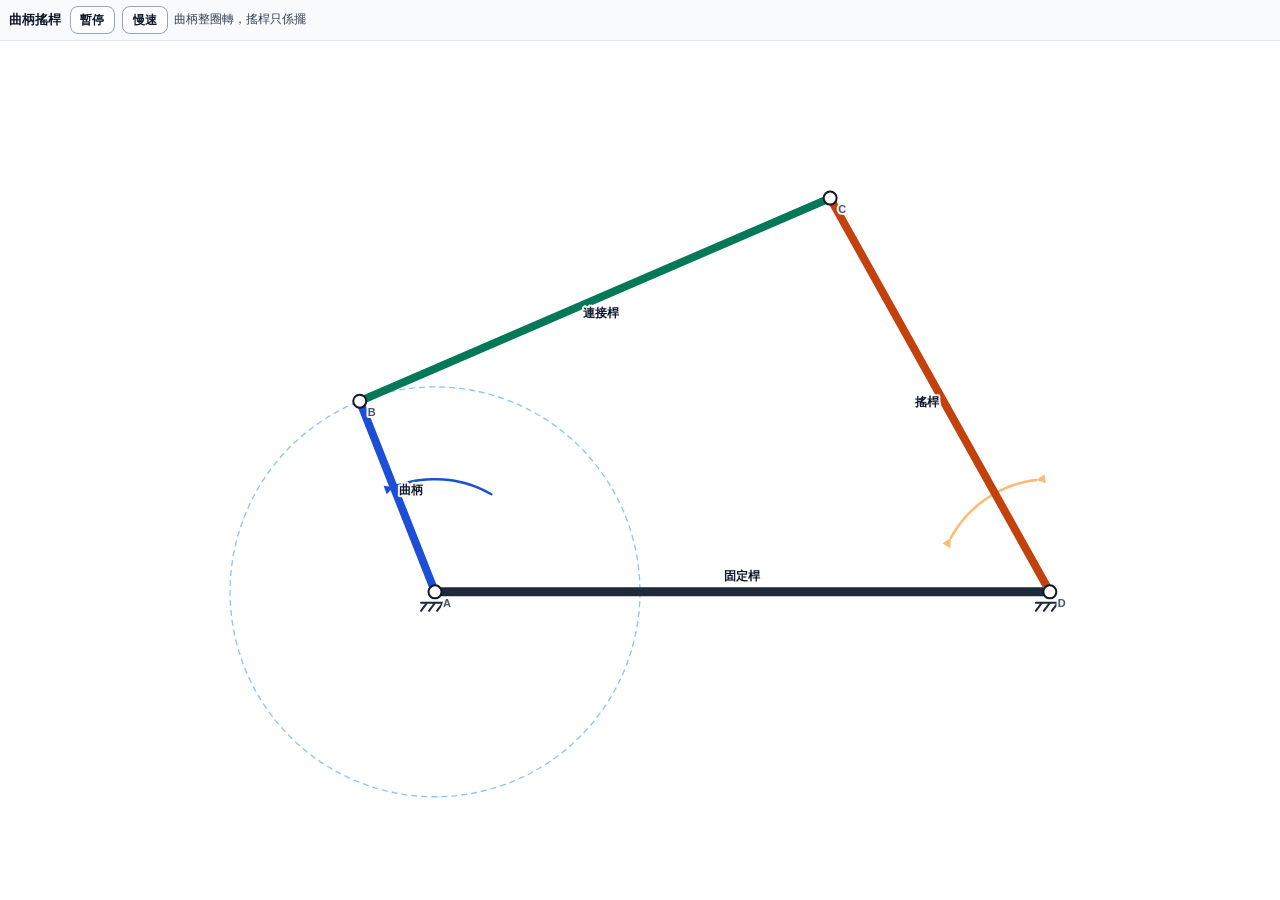
<file: assets/linkages/crank-rocker.html>
<!DOCTYPE html>
<html lang="zh-Hant">
<head>
<meta charset="UTF-8">
<meta name="viewport" content="width=device-width, initial-scale=1">
<title>曲柄搖桿機構</title>
<link rel="stylesheet" href="linkages.css">
</head>
<body>
<div class="sim" data-kind="crank-rocker">
  <div class="controls">
    <div class="name" id="name">曲柄搖桿機構</div>
    <button type="button" id="btnPlay">暫停</button>
    <button type="button" id="btnSlow" aria-pressed="false">慢速</button>
    <button type="button" id="btnMode" hidden>切換</button>
    <div class="status" id="status"></div>
  </div>
  <canvas id="view" aria-label="曲柄搖桿機構動畫"></canvas>
</div>
<script src="linkages.js"></script>
</body>
</html>
</file>
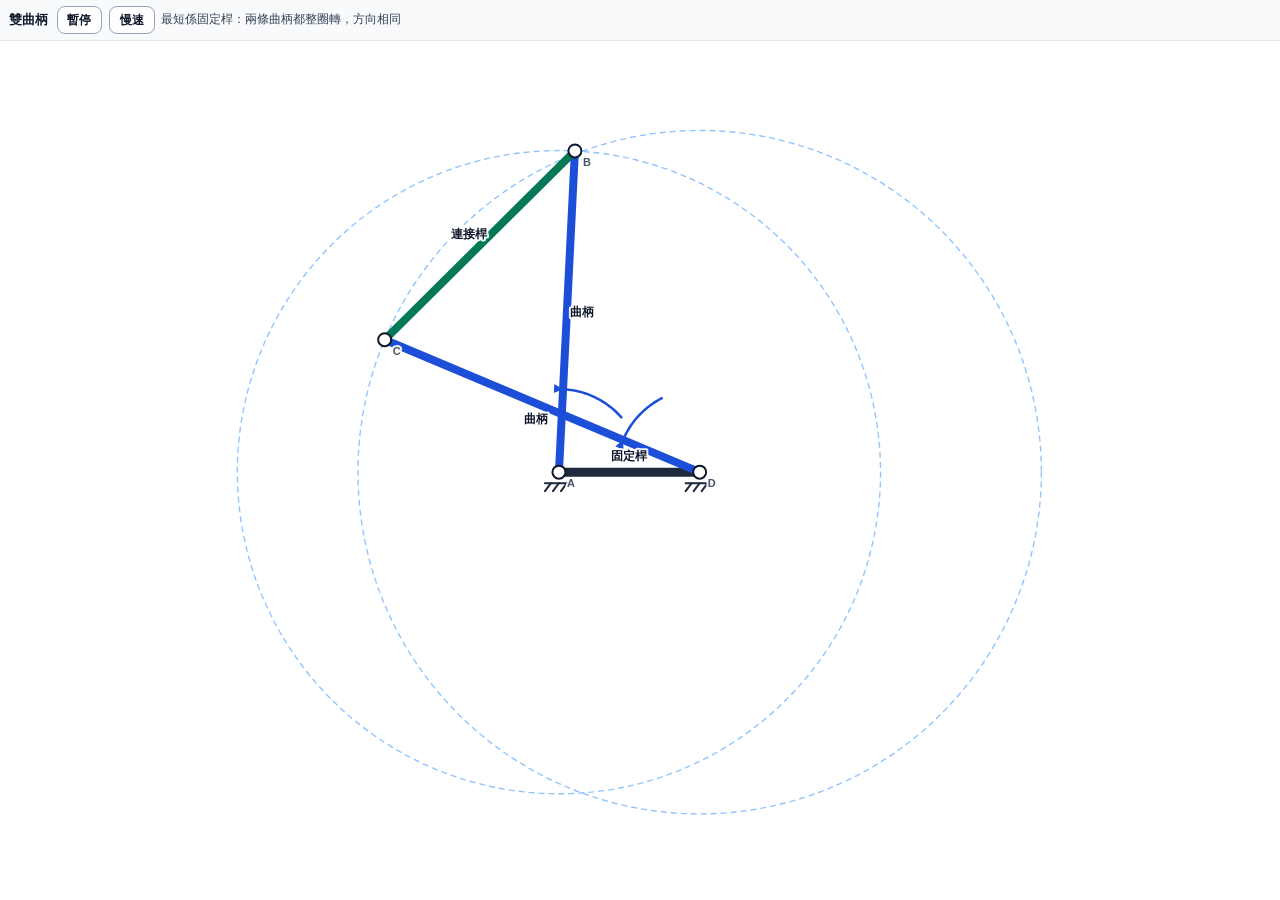
<file: assets/linkages/double-crank.html>
<!DOCTYPE html>
<html lang="zh-Hant">
<head>
<meta charset="UTF-8">
<meta name="viewport" content="width=device-width, initial-scale=1">
<title>雙曲柄機構</title>
<link rel="stylesheet" href="linkages.css">
</head>
<body>
<div class="sim" data-kind="double-crank">
  <div class="controls">
    <div class="name" id="name">雙曲柄機構</div>
    <button type="button" id="btnPlay">暫停</button>
    <button type="button" id="btnSlow" aria-pressed="false">慢速</button>
    <button type="button" id="btnMode" hidden>切換</button>
    <div class="status" id="status"></div>
  </div>
  <canvas id="view" aria-label="雙曲柄機構動畫"></canvas>
</div>
<script src="linkages.js"></script>
</body>
</html>
</file>
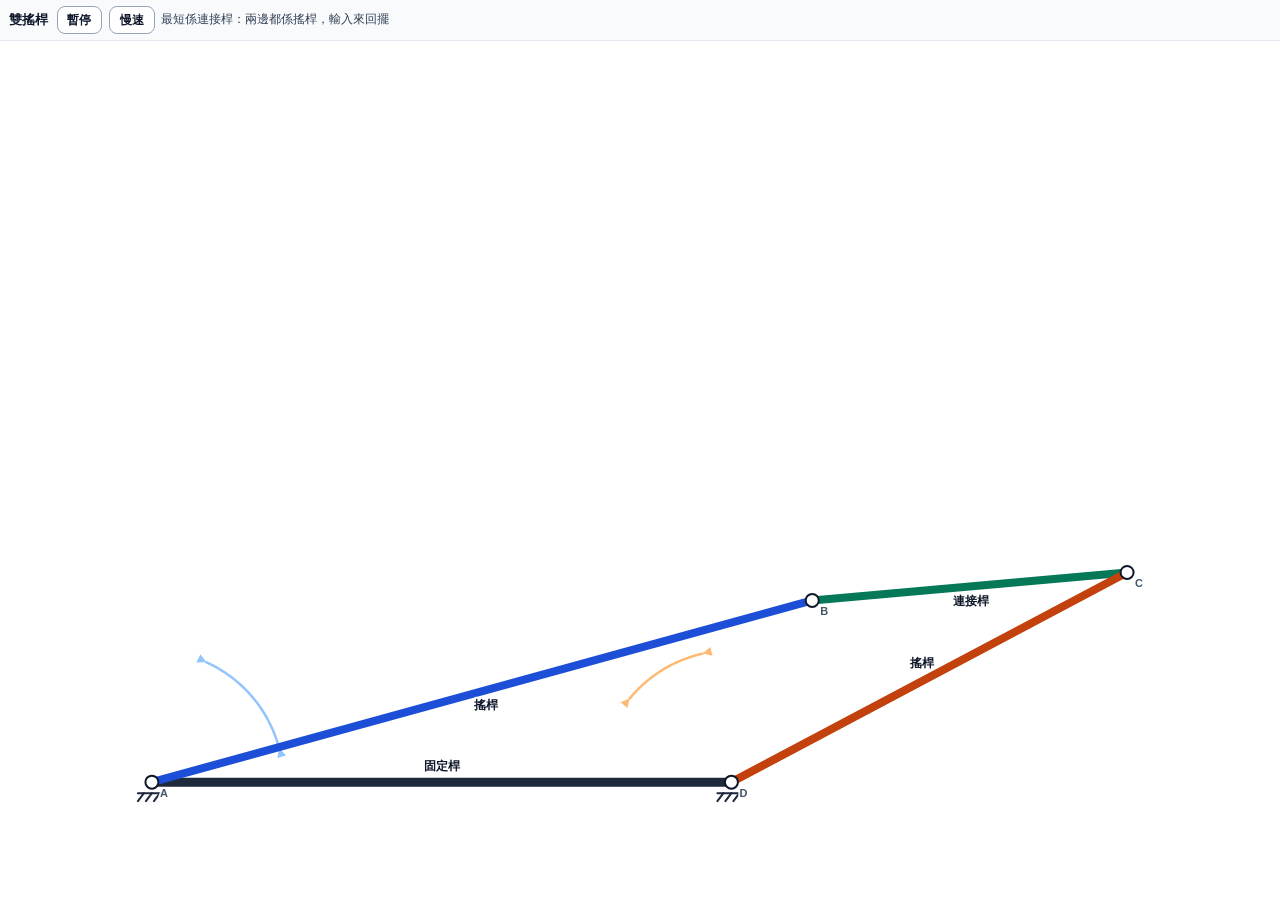
<file: assets/linkages/double-rocker.html>
<!DOCTYPE html>
<html lang="zh-Hant">
<head>
<meta charset="UTF-8">
<meta name="viewport" content="width=device-width, initial-scale=1">
<title>雙搖桿機構</title>
<link rel="stylesheet" href="linkages.css">
</head>
<body>
<div class="sim" data-kind="double-rocker">
  <div class="controls">
    <div class="name" id="name">雙搖桿機構</div>
    <button type="button" id="btnPlay">暫停</button>
    <button type="button" id="btnSlow" aria-pressed="false">慢速</button>
    <button type="button" id="btnMode" hidden>切換</button>
    <div class="status" id="status"></div>
  </div>
  <canvas id="view" aria-label="雙搖桿機構動畫"></canvas>
</div>
<script src="linkages.js"></script>
</body>
</html>
</file>
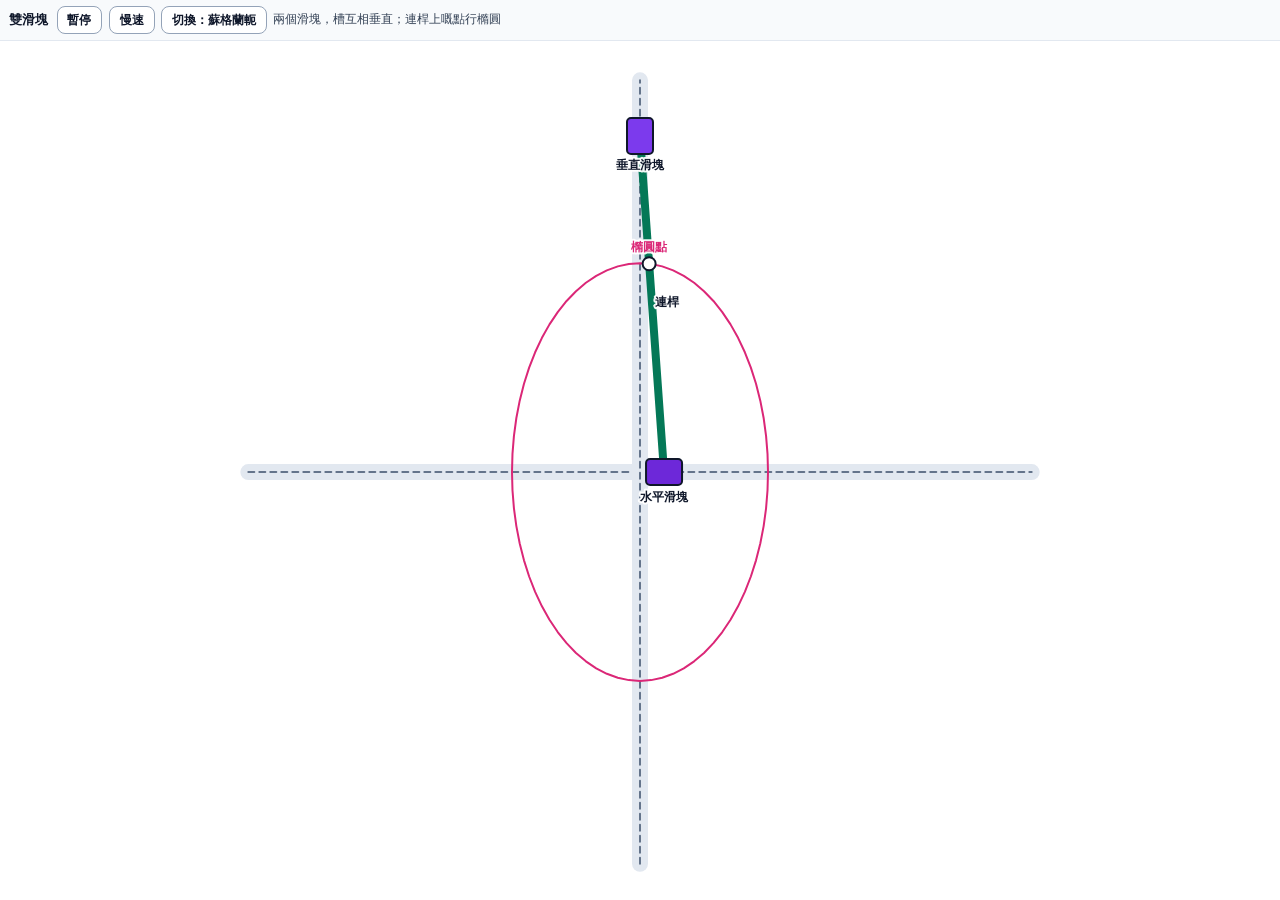
<file: assets/linkages/double-slider.html>
<!DOCTYPE html>
<html lang="zh-Hant">
<head>
<meta charset="UTF-8">
<meta name="viewport" content="width=device-width, initial-scale=1">
<title>雙滑塊機構</title>
<link rel="stylesheet" href="linkages.css">
</head>
<body>
<div class="sim" data-kind="double-slider">
  <div class="controls">
    <div class="name" id="name">雙滑塊機構</div>
    <button type="button" id="btnPlay">暫停</button>
    <button type="button" id="btnSlow" aria-pressed="false">慢速</button>
    <button type="button" id="btnMode" hidden>切換</button>
    <div class="status" id="status"></div>
  </div>
  <canvas id="view" aria-label="雙滑塊機構動畫"></canvas>
</div>
<script src="linkages.js"></script>
</body>
</html>
</file>
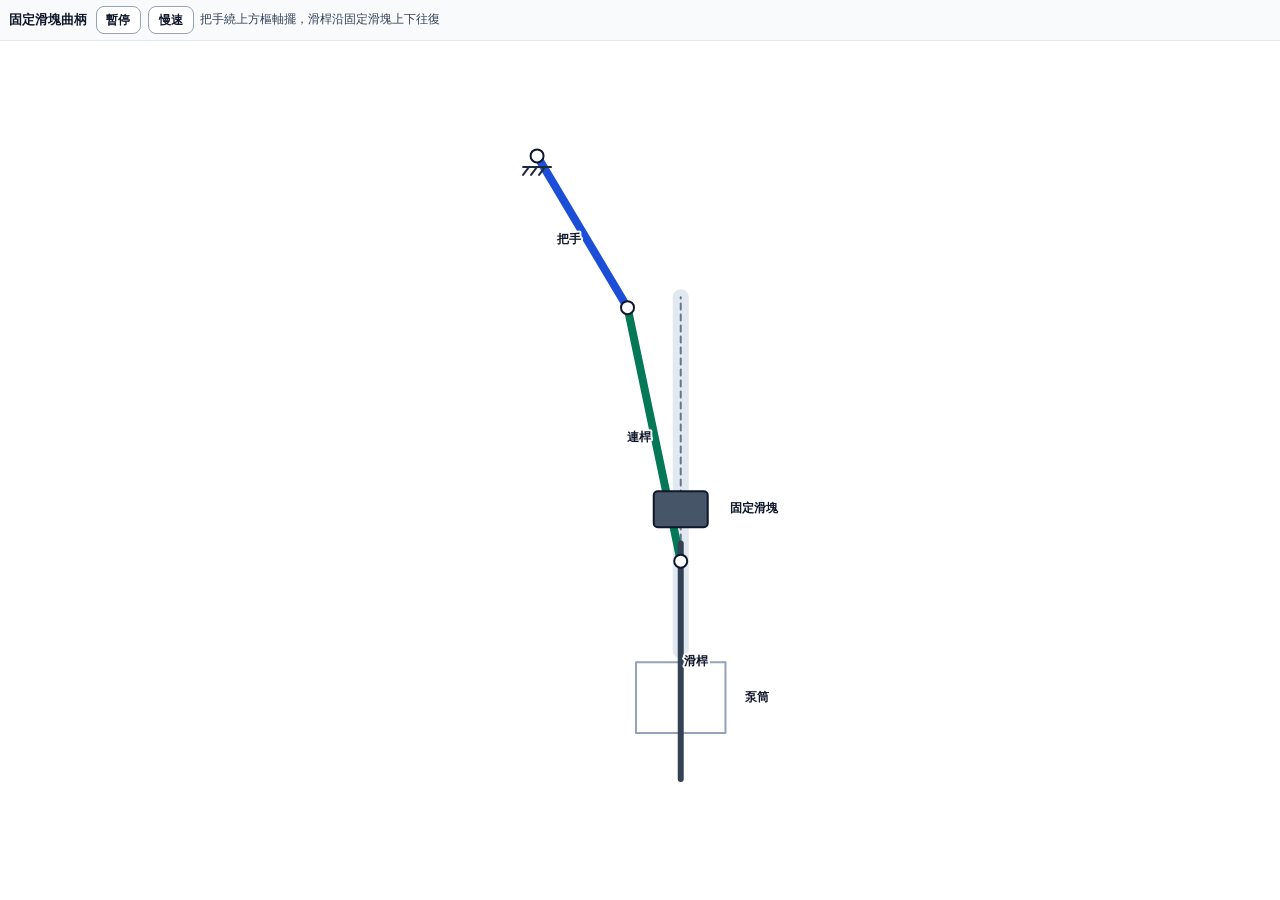
<file: assets/linkages/fixed-slider.html>
<!DOCTYPE html>
<html lang="zh-Hant">
<head>
<meta charset="UTF-8">
<meta name="viewport" content="width=device-width, initial-scale=1">
<title>固定滑塊曲柄</title>
<link rel="stylesheet" href="linkages.css">
</head>
<body>
<div class="sim" data-kind="fixed-slider">
  <div class="controls">
    <div class="name" id="name">固定滑塊曲柄</div>
    <button type="button" id="btnPlay">暫停</button>
    <button type="button" id="btnSlow" aria-pressed="false">慢速</button>
    <button type="button" id="btnMode" hidden>切換</button>
    <div class="status" id="status"></div>
  </div>
  <canvas id="view" aria-label="固定滑塊曲柄動畫"></canvas>
</div>
<script src="linkages.js"></script>
</body>
</html>
</file>
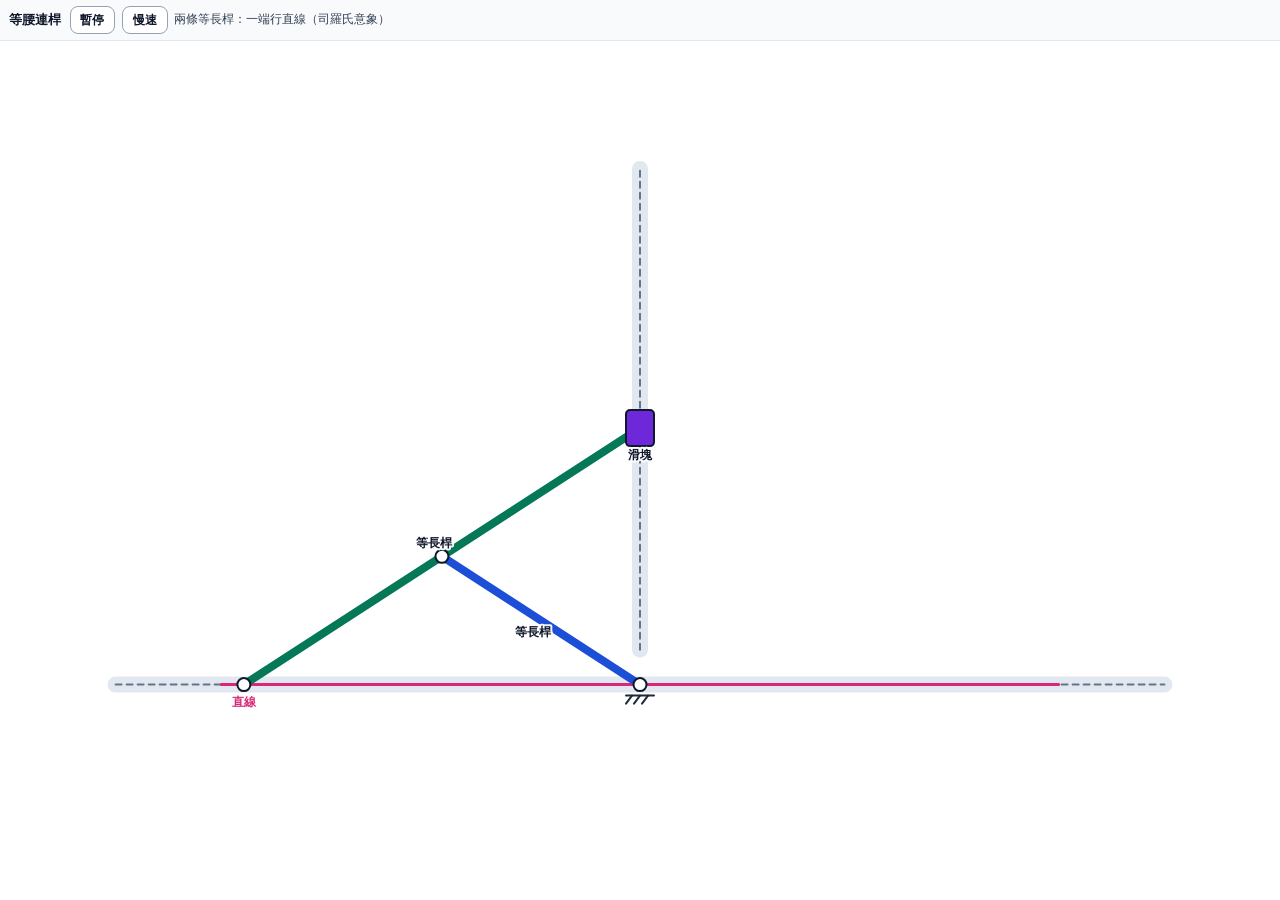
<file: assets/linkages/isosceles.html>
<!DOCTYPE html>
<html lang="zh-Hant">
<head>
<meta charset="UTF-8">
<meta name="viewport" content="width=device-width, initial-scale=1">
<title>等腰連桿機構</title>
<link rel="stylesheet" href="linkages.css">
</head>
<body>
<div class="sim" data-kind="isosceles">
  <div class="controls">
    <div class="name" id="name">等腰連桿機構</div>
    <button type="button" id="btnPlay">暫停</button>
    <button type="button" id="btnSlow" aria-pressed="false">慢速</button>
    <button type="button" id="btnMode" hidden>切換</button>
    <div class="status" id="status"></div>
  </div>
  <canvas id="view" aria-label="等腰連桿機構動畫"></canvas>
</div>
<script src="linkages.js"></script>
</body>
</html>
</file>
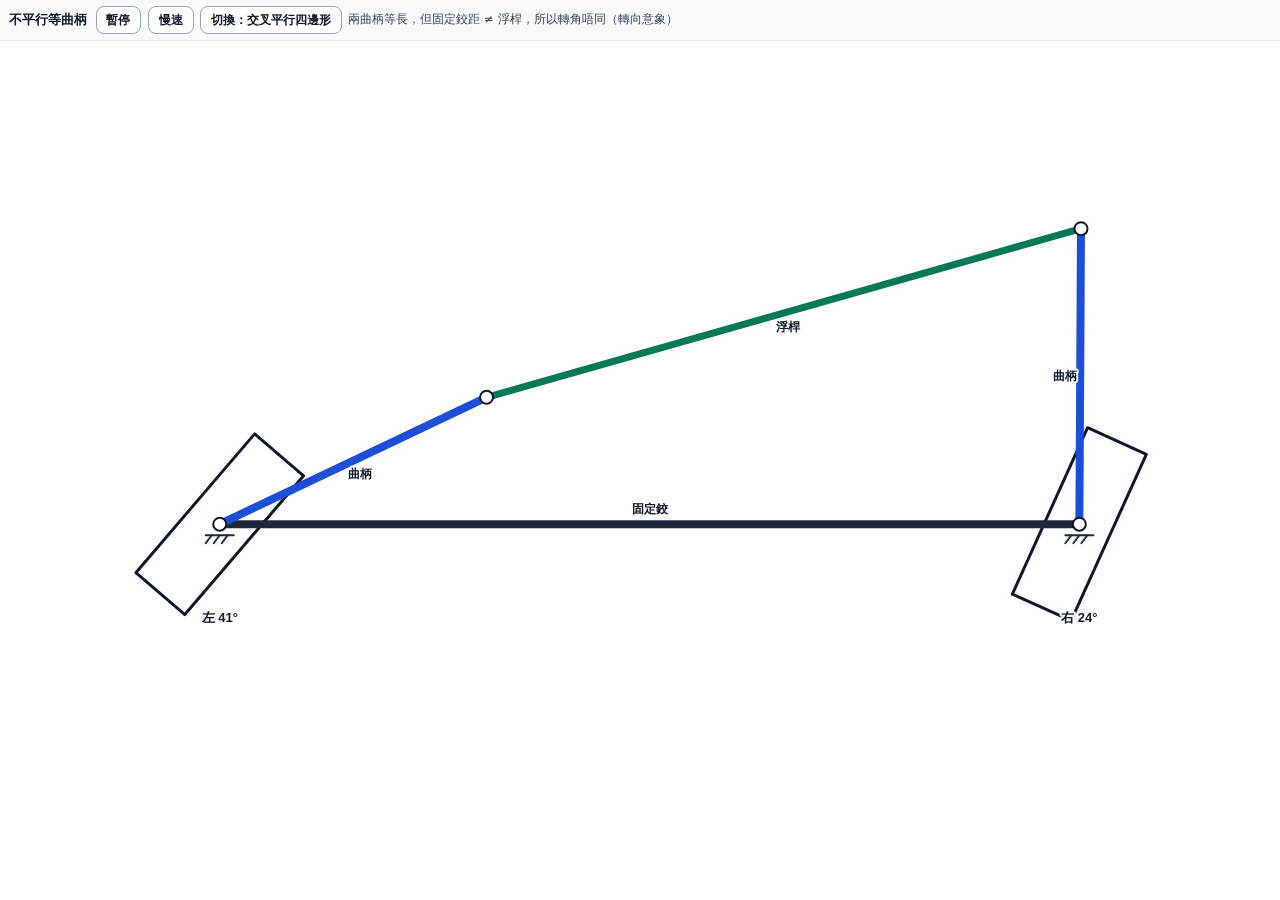
<file: assets/linkages/nonparallel-equal.html>
<!DOCTYPE html>
<html lang="zh-Hant">
<head>
<meta charset="UTF-8">
<meta name="viewport" content="width=device-width, initial-scale=1">
<title>不平行等曲柄</title>
<link rel="stylesheet" href="linkages.css">
</head>
<body>
<div class="sim" data-kind="nonparallel-equal">
  <div class="controls">
    <div class="name" id="name">不平行等曲柄</div>
    <button type="button" id="btnPlay">暫停</button>
    <button type="button" id="btnSlow" aria-pressed="false">慢速</button>
    <button type="button" id="btnMode" hidden>切換</button>
    <div class="status" id="status"></div>
  </div>
  <canvas id="view" aria-label="不平行等曲柄動畫"></canvas>
</div>
<script src="linkages.js"></script>
</body>
</html>
</file>
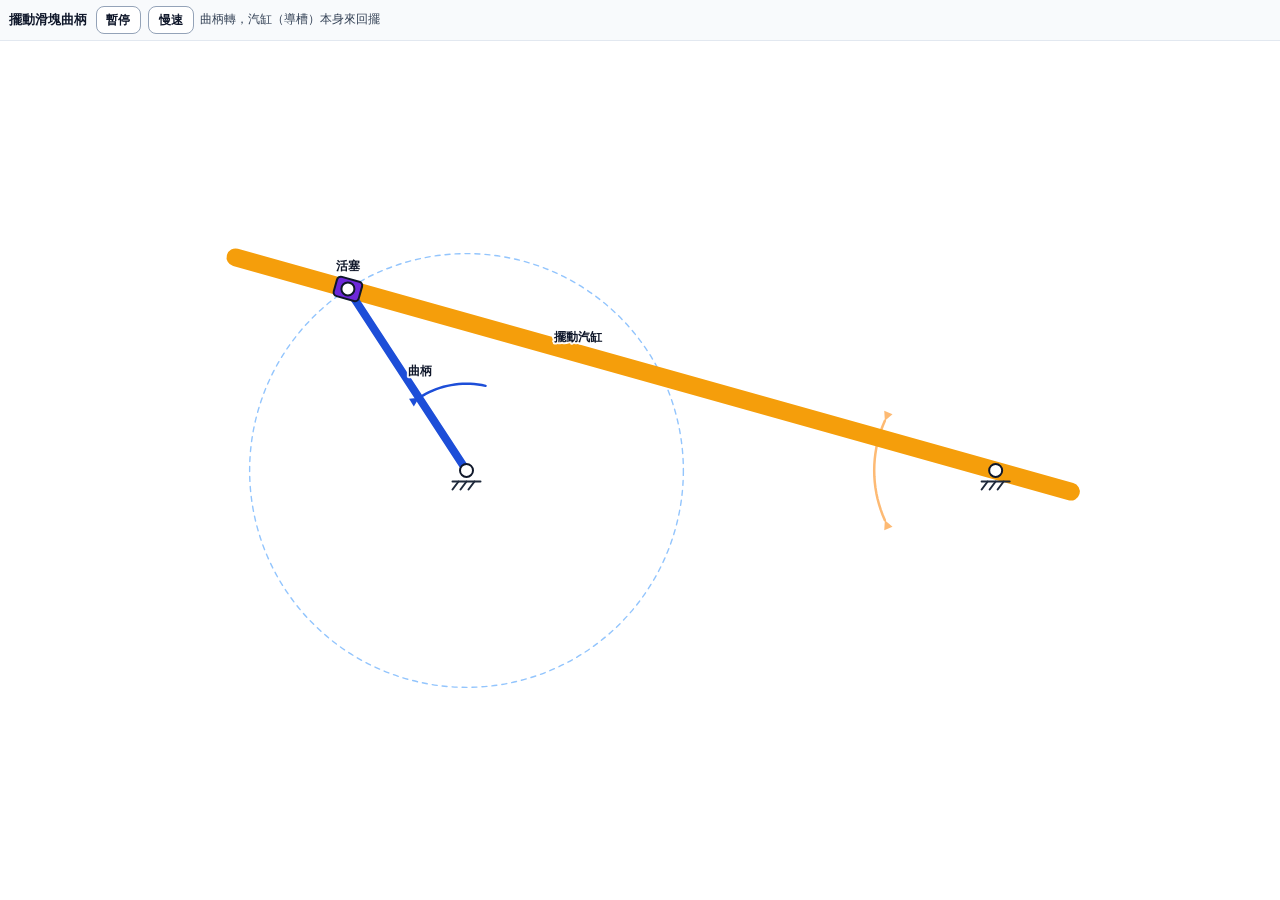
<file: assets/linkages/oscillating.html>
<!DOCTYPE html>
<html lang="zh-Hant">
<head>
<meta charset="UTF-8">
<meta name="viewport" content="width=device-width, initial-scale=1">
<title>擺動滑塊曲柄</title>
<link rel="stylesheet" href="linkages.css">
</head>
<body>
<div class="sim" data-kind="oscillating">
  <div class="controls">
    <div class="name" id="name">擺動滑塊曲柄</div>
    <button type="button" id="btnPlay">暫停</button>
    <button type="button" id="btnSlow" aria-pressed="false">慢速</button>
    <button type="button" id="btnMode" hidden>切換</button>
    <div class="status" id="status"></div>
  </div>
  <canvas id="view" aria-label="擺動滑塊曲柄動畫"></canvas>
</div>
<script src="linkages.js"></script>
</body>
</html>
</file>
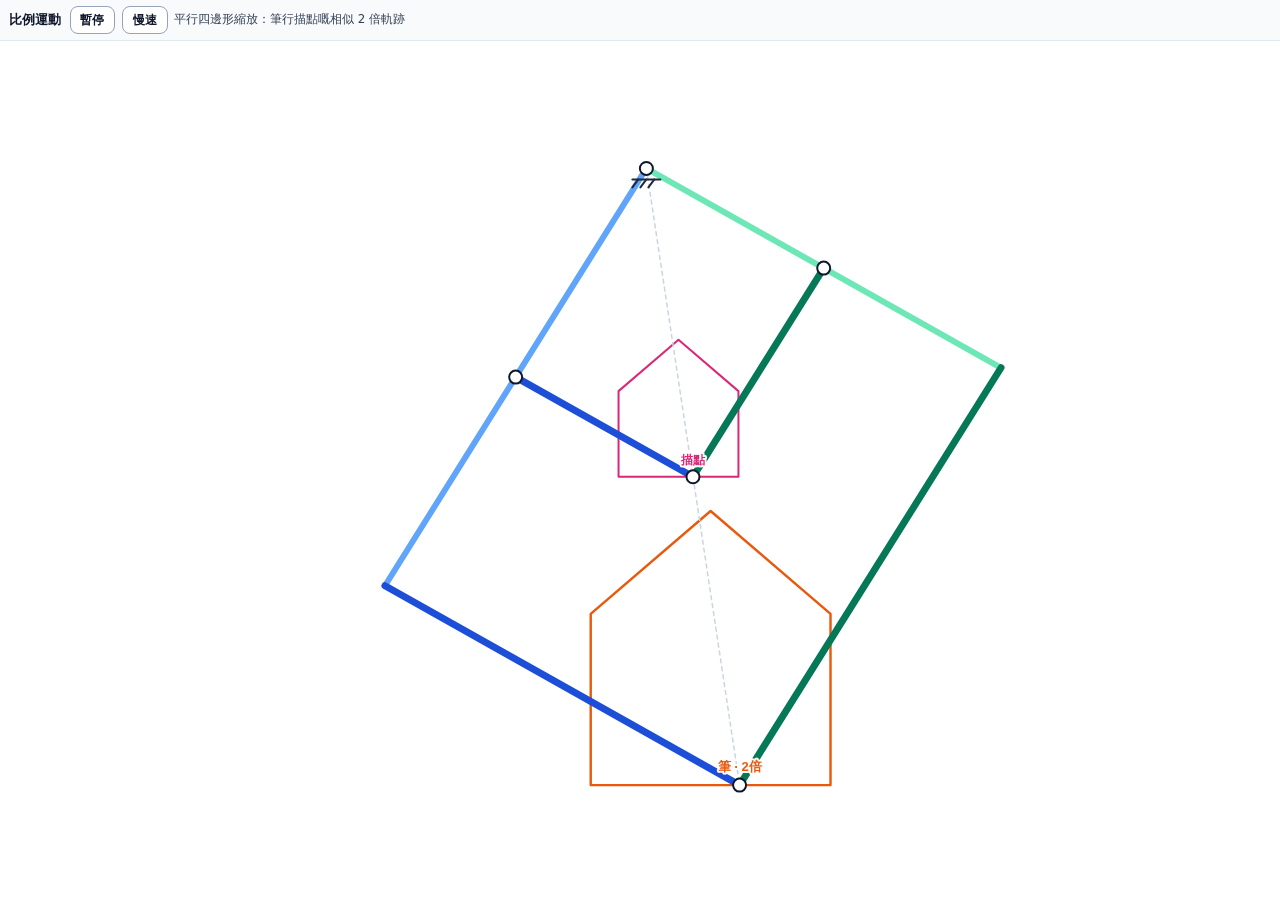
<file: assets/linkages/pantograph.html>
<!DOCTYPE html>
<html lang="zh-Hant">
<head>
<meta charset="UTF-8">
<meta name="viewport" content="width=device-width, initial-scale=1">
<title>比例運動機構</title>
<link rel="stylesheet" href="linkages.css">
</head>
<body>
<div class="sim" data-kind="pantograph">
  <div class="controls">
    <div class="name" id="name">比例運動機構</div>
    <button type="button" id="btnPlay">暫停</button>
    <button type="button" id="btnSlow" aria-pressed="false">慢速</button>
    <button type="button" id="btnMode" hidden>切換</button>
    <div class="status" id="status"></div>
  </div>
  <canvas id="view" aria-label="比例運動機構動畫"></canvas>
</div>
<script src="linkages.js"></script>
</body>
</html>
</file>
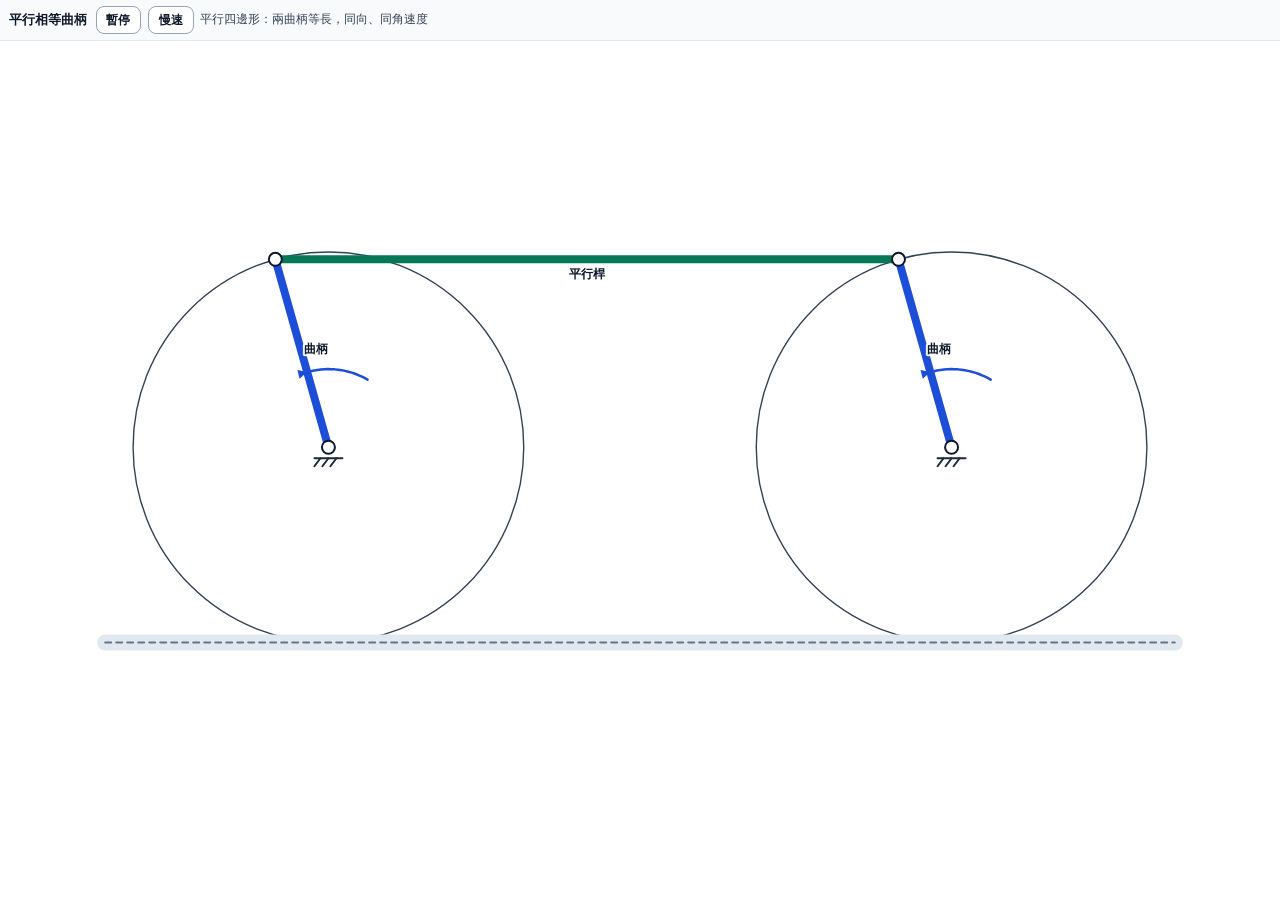
<file: assets/linkages/parallel-equal.html>
<!DOCTYPE html>
<html lang="zh-Hant">
<head>
<meta charset="UTF-8">
<meta name="viewport" content="width=device-width, initial-scale=1">
<title>平行相等曲柄</title>
<link rel="stylesheet" href="linkages.css">
</head>
<body>
<div class="sim" data-kind="parallel-equal">
  <div class="controls">
    <div class="name" id="name">平行相等曲柄</div>
    <button type="button" id="btnPlay">暫停</button>
    <button type="button" id="btnSlow" aria-pressed="false">慢速</button>
    <button type="button" id="btnMode" hidden>切換</button>
    <div class="status" id="status"></div>
  </div>
  <canvas id="view" aria-label="平行相等曲柄動畫"></canvas>
</div>
<script src="linkages.js"></script>
</body>
</html>
</file>
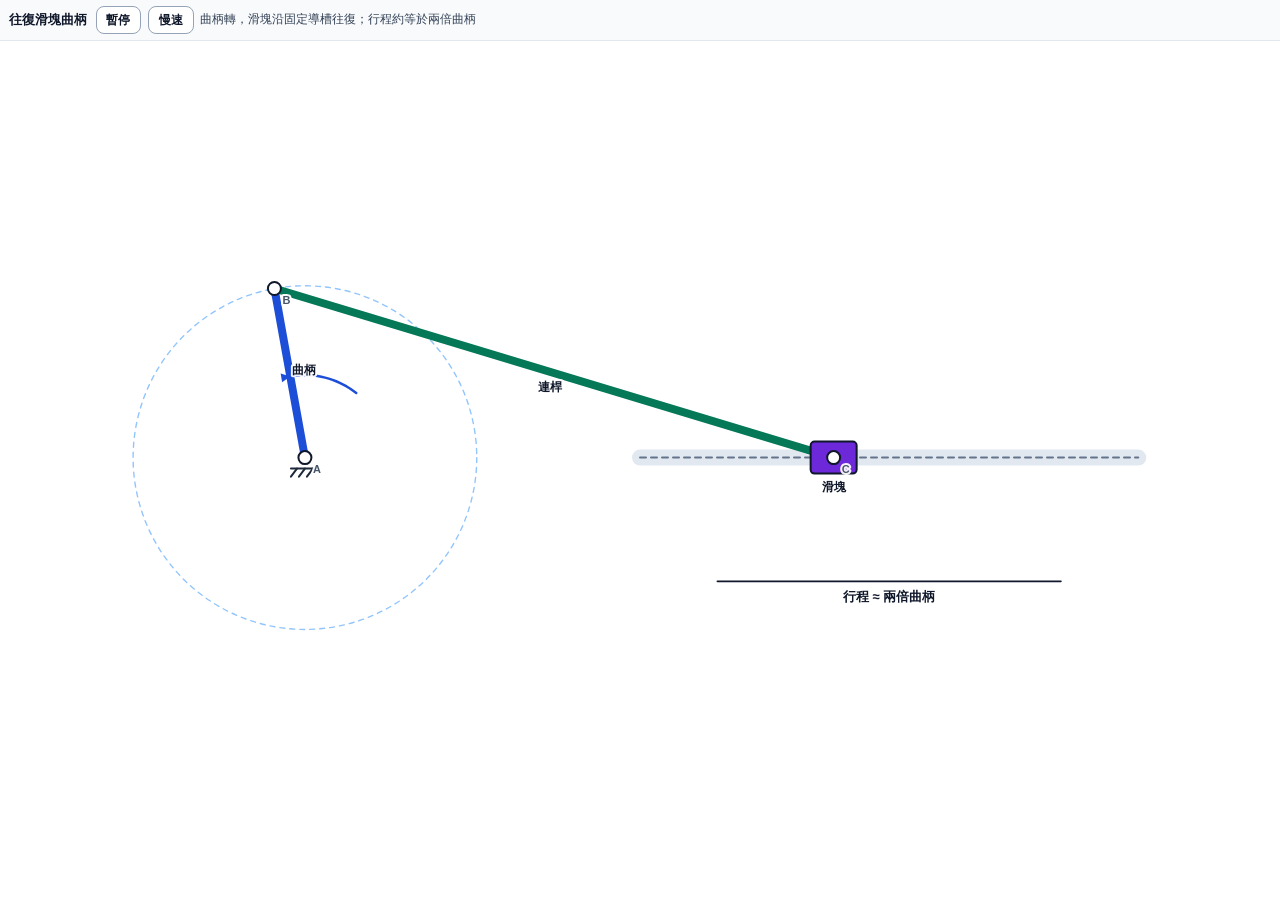
<file: assets/linkages/reciprocating.html>
<!DOCTYPE html>
<html lang="zh-Hant">
<head>
<meta charset="UTF-8">
<meta name="viewport" content="width=device-width, initial-scale=1">
<title>往復滑塊曲柄</title>
<link rel="stylesheet" href="linkages.css">
</head>
<body>
<div class="sim" data-kind="reciprocating">
  <div class="controls">
    <div class="name" id="name">往復滑塊曲柄</div>
    <button type="button" id="btnPlay">暫停</button>
    <button type="button" id="btnSlow" aria-pressed="false">慢速</button>
    <button type="button" id="btnMode" hidden>切換</button>
    <div class="status" id="status"></div>
  </div>
  <canvas id="view" aria-label="往復滑塊曲柄動畫"></canvas>
</div>
<script src="linkages.js"></script>
</body>
</html>
</file>
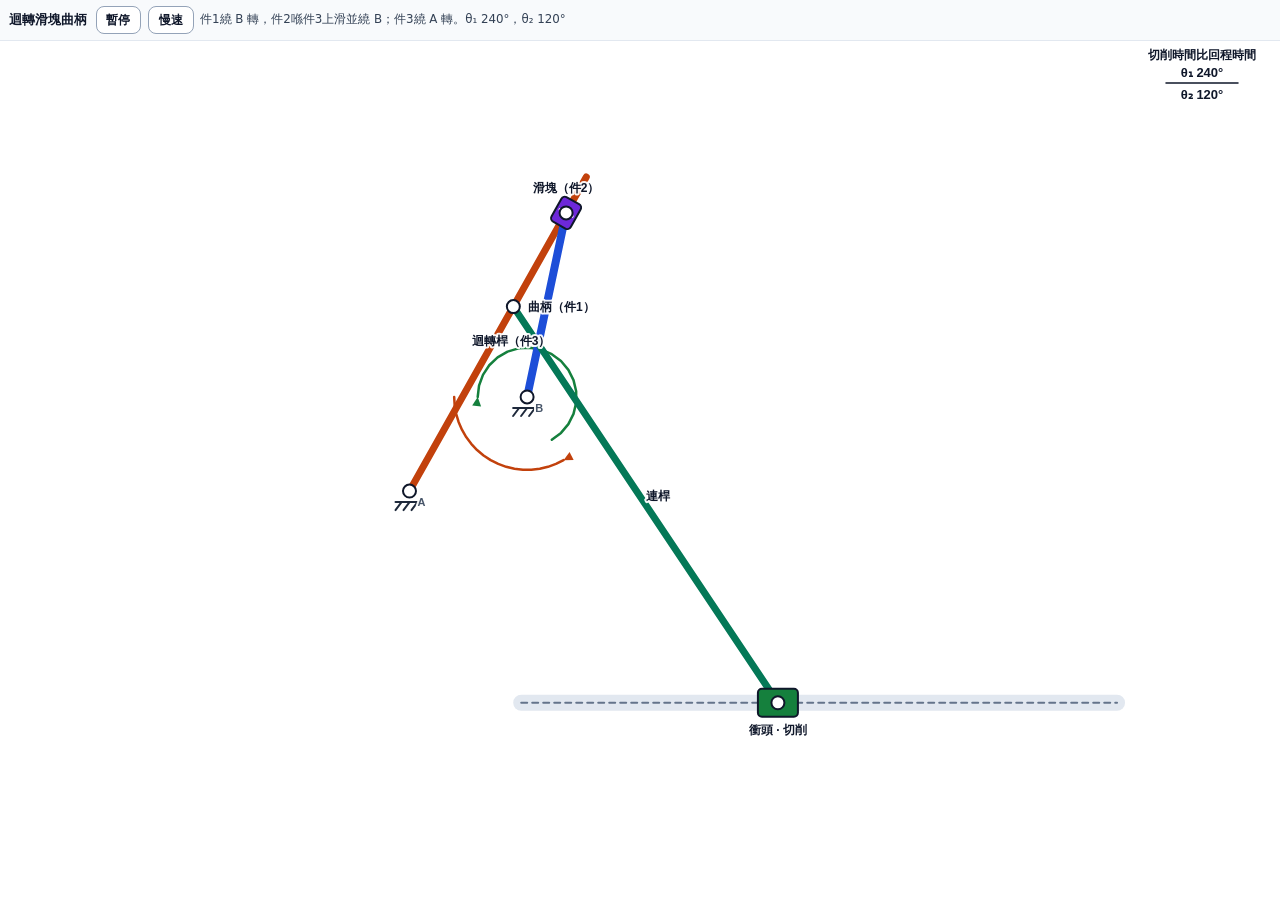
<file: assets/linkages/revolving.html>
<!DOCTYPE html>
<html lang="zh-Hant">
<head>
<meta charset="UTF-8">
<meta name="viewport" content="width=device-width, initial-scale=1">
<title>迴轉滑塊曲柄</title>
<link rel="stylesheet" href="linkages.css">
</head>
<body>
<div class="sim" data-kind="revolving">
  <div class="controls">
    <div class="name" id="name">迴轉滑塊曲柄</div>
    <button type="button" id="btnPlay">暫停</button>
    <button type="button" id="btnSlow" aria-pressed="false">慢速</button>
    <button type="button" id="btnMode" hidden>切換</button>
    <div class="status" id="status"></div>
  </div>
  <canvas id="view" aria-label="迴轉滑塊曲柄動畫"></canvas>
</div>
<script src="linkages.js"></script>
</body>
</html>
</file>
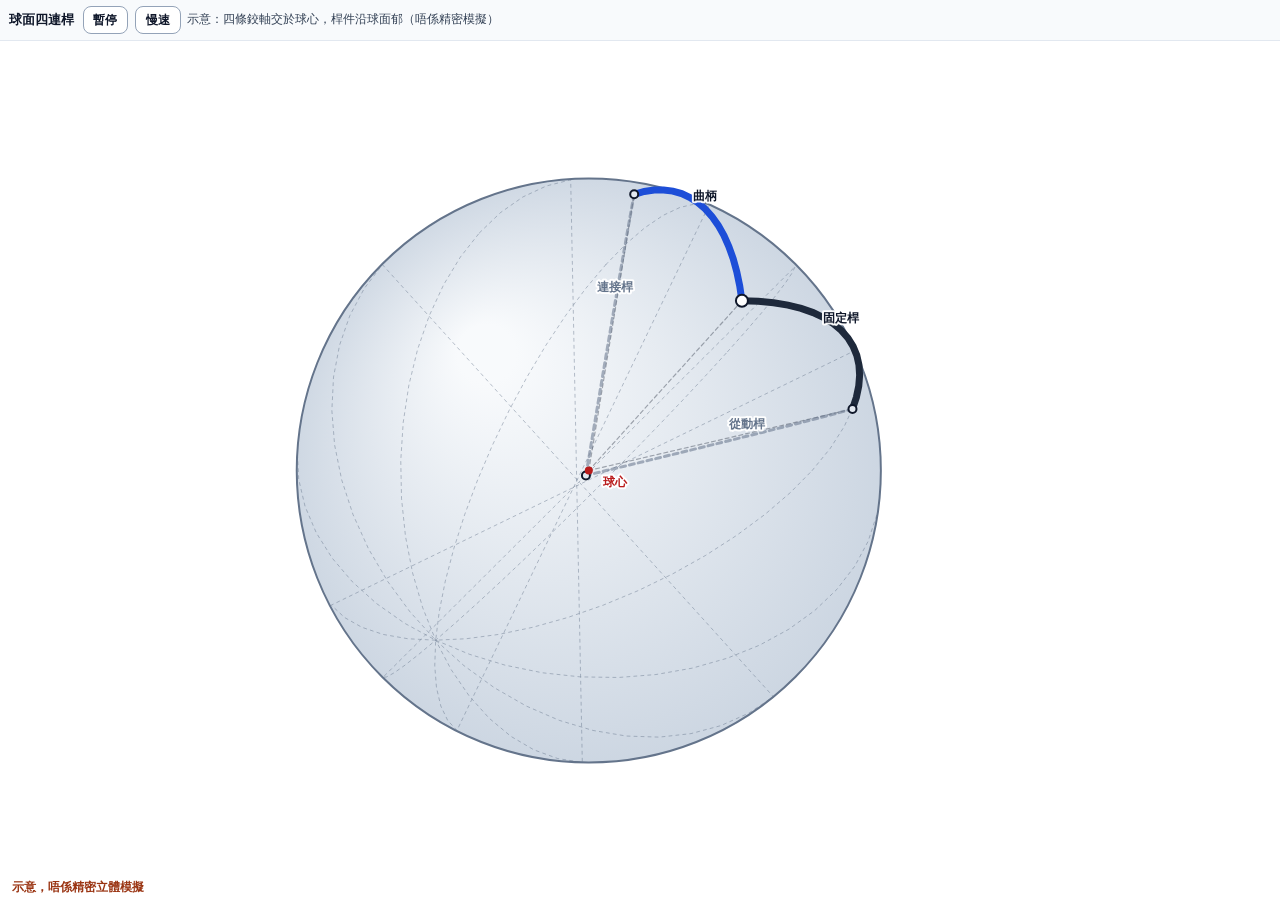
<file: assets/linkages/spherical.html>
<!DOCTYPE html>
<html lang="zh-Hant">
<head>
<meta charset="UTF-8">
<meta name="viewport" content="width=device-width, initial-scale=1">
<title>球面四連桿</title>
<link rel="stylesheet" href="linkages.css">
</head>
<body>
<div class="sim" data-kind="spherical">
  <div class="controls">
    <div class="name" id="name">球面四連桿</div>
    <button type="button" id="btnPlay">暫停</button>
    <button type="button" id="btnSlow" aria-pressed="false">慢速</button>
    <button type="button" id="btnMode" hidden>切換</button>
    <div class="status" id="status"></div>
  </div>
  <canvas id="view" aria-label="球面四連桿動畫"></canvas>
</div>
<script src="linkages.js"></script>
</body>
</html>
</file>
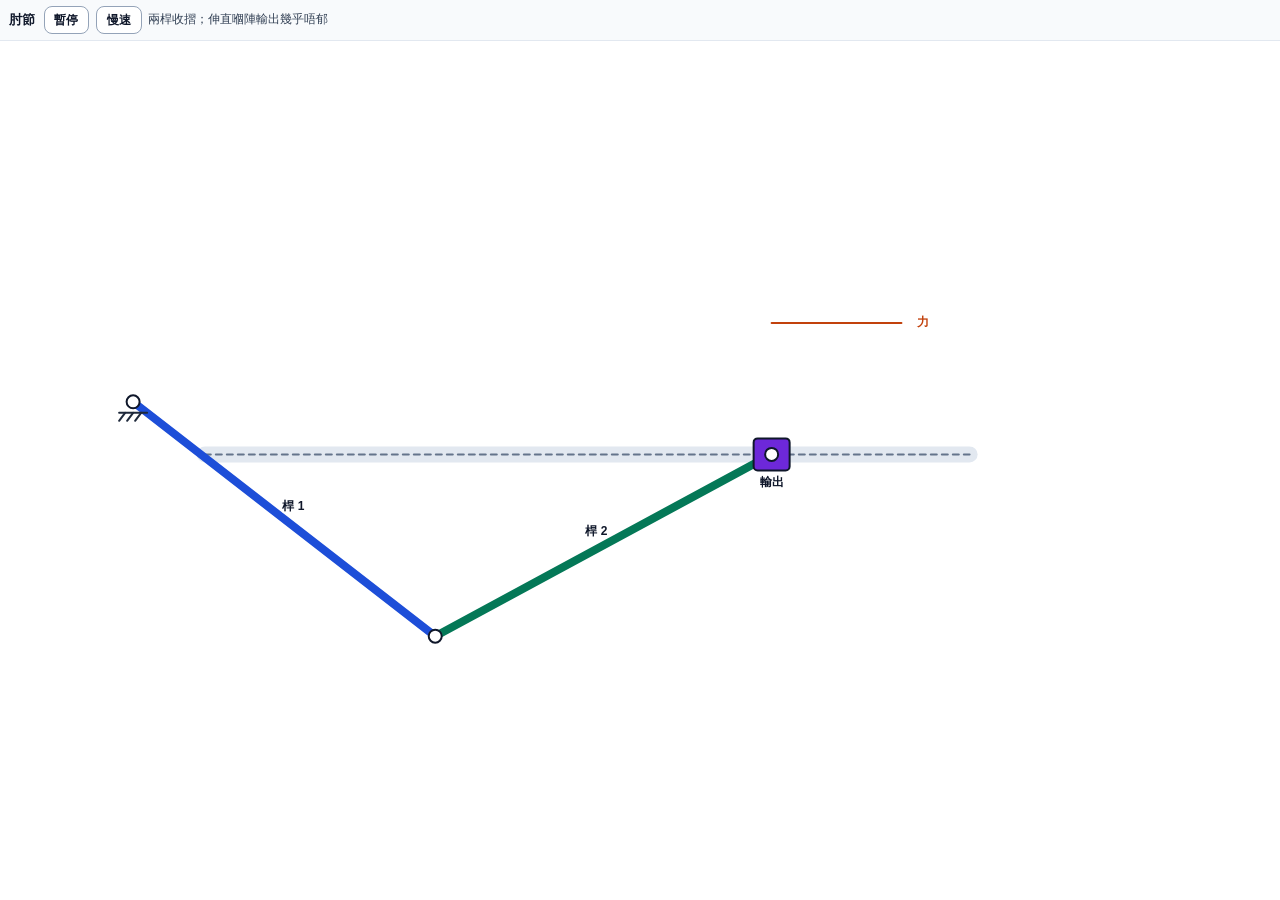
<file: assets/linkages/toggle.html>
<!DOCTYPE html>
<html lang="zh-Hant">
<head>
<meta charset="UTF-8">
<meta name="viewport" content="width=device-width, initial-scale=1">
<title>肘節機構</title>
<link rel="stylesheet" href="linkages.css">
</head>
<body>
<div class="sim" data-kind="toggle">
  <div class="controls">
    <div class="name" id="name">肘節機構</div>
    <button type="button" id="btnPlay">暫停</button>
    <button type="button" id="btnSlow" aria-pressed="false">慢速</button>
    <button type="button" id="btnMode" hidden>切換</button>
    <div class="status" id="status"></div>
  </div>
  <canvas id="view" aria-label="肘節機構動畫"></canvas>
</div>
<script src="linkages.js"></script>
</body>
</html>
</file>
<file: assets/linkages/linkages.css>
/* 連桿示意動畫共用樣式。離線、無外連字型。 */
html, body {
  margin: 0;
  height: 100%;
  background: #fff;
  color: #0f172a;
  font-family: "Microsoft JhengHei", "PingFang TC", "Noto Sans TC", "WenQuanYi Micro Hei", "Droid Sans Fallback", system-ui, sans-serif;
}
.sim {
  height: 100%;
  display: flex;
  flex-direction: column;
  background: #fff;
  user-select: none;
}
canvas {
  flex: 1;
  width: 100%;
  min-height: 0;
  display: block;
  background: #fff;
}
.controls {
  display: flex;
  flex-wrap: wrap;
  gap: .35rem .4rem;
  align-items: center;
  padding: .38rem .55rem;
  border-bottom: 1px solid #e2e8f0;
  background: #f8fafc;
}
.name {
  font-weight: 800;
  font-size: .84rem;
  margin-right: .15rem;
}
.status {
  flex: 1 1 8rem;
  font-size: .74rem;
  line-height: 1.35;
  color: #334155;
}
button {
  appearance: none;
  border: 1px solid #94a3b8;
  background: #fff;
  color: #0f172a;
  border-radius: 8px;
  padding: .28rem .62rem;
  font-weight: 700;
  cursor: pointer;
  font-size: .76rem;
  font-family: inherit;
}
button:hover { border-color: #1d4ed8; }
button[aria-pressed="true"] {
  background: #1d4ed8;
  border-color: #1d4ed8;
  color: #fff;
}
</file>
